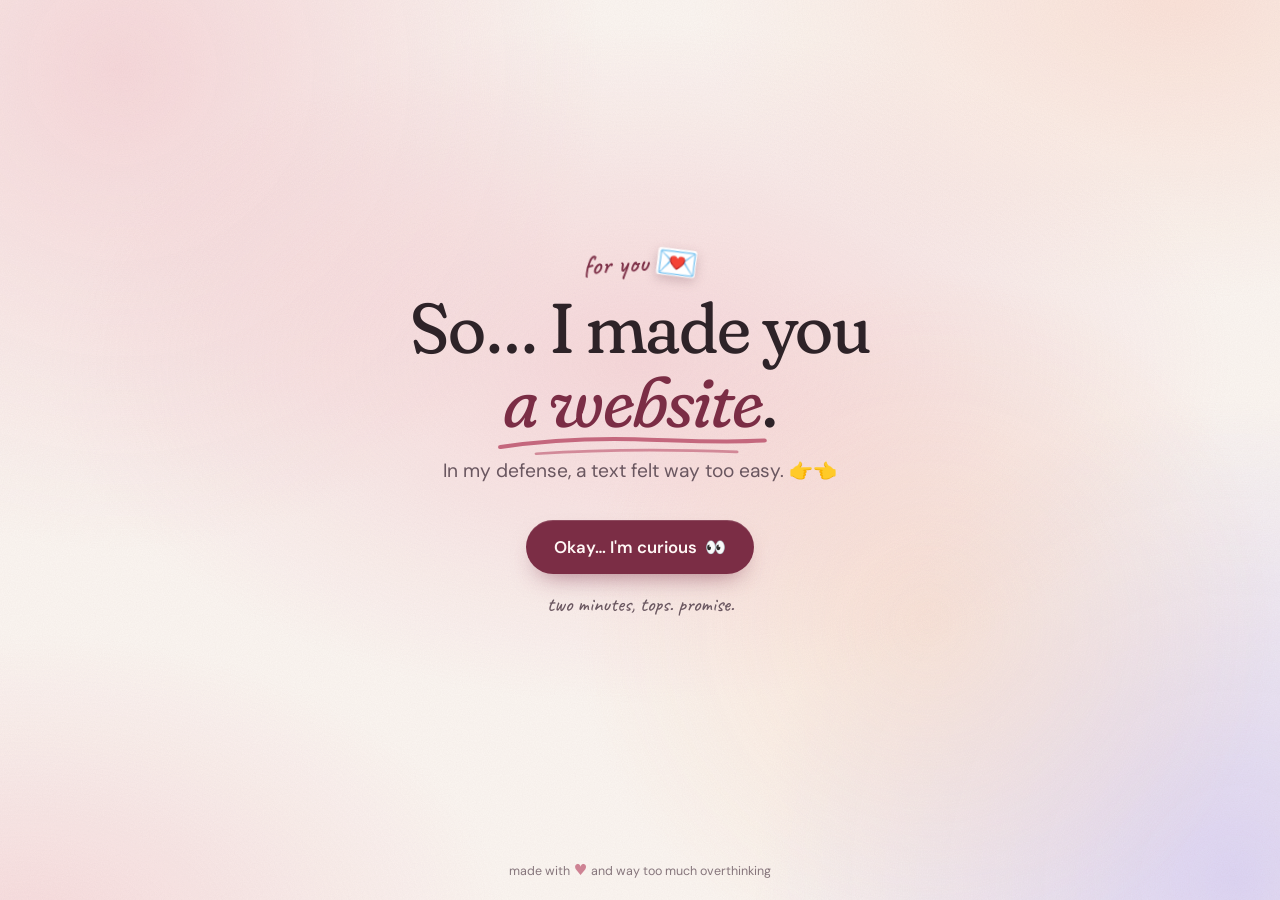
<file: index.html>
<!doctype html>
<html lang="en" class="no-js">
<head>
  <meta charset="utf-8">
  <meta name="viewport" content="width=device-width, initial-scale=1, viewport-fit=cover">
  <title>psst… 💌</title>
  <meta name="description" content="I made you a tiny website. It takes about a minute. Promise.">
  <meta name="robots" content="noindex, nofollow">
  <meta name="theme-color" content="#fbf6f1">
  <meta name="color-scheme" content="light">

  <!-- what shows up when the link gets pasted into a chat -->
  <meta property="og:type" content="website">
  <meta property="og:title" content="I made you something 💌">
  <meta property="og:description" content="It's small. Slightly embarrassing. Please open it 👉👈">
  <meta name="twitter:card" content="summary_large_image">
  <!-- once it's deployed, point this at your real URL for a pretty link preview:
  <meta property="og:image" content="https://YOUR-SITE.vercel.app/og-image.jpg"> -->

  <link rel="icon" href="favicon.svg" type="image/svg+xml">
  <link rel="preconnect" href="https://fonts.googleapis.com">
  <link rel="preconnect" href="https://fonts.gstatic.com" crossorigin>
  <link rel="stylesheet" href="https://fonts.googleapis.com/css2?family=Fraunces:ital,opsz,wght,SOFT@0,9..144,300..600,0..100;1,9..144,300..600,0..100&display=swap">
  <link rel="stylesheet" href="https://fonts.googleapis.com/css2?family=Caveat:wght@500;600&family=DM+Sans:opsz,wght@9..40,400..600&display=swap">
  <link rel="stylesheet" href="style.css">
  <script>document.documentElement.classList.replace('no-js', 'js');</script>
  <script src="script.js" defer></script>
</head>
<body data-scene="hook">
  <!--
    hi. if you're reading the source code, you're either a developer
    or extremely thorough. either way:

      status: nervous
      confidence: 12%
      feelings: definitely not zero
  -->

  <div class="backdrop" aria-hidden="true">
    <div class="blob blob--a"></div>
    <div class="blob blob--b"></div>
    <div class="blob blob--c"></div>
    <div class="glow glow--warm"></div>
    <div class="glow glow--golden"></div>
    <div class="glow glow--calm"></div>
    <div class="floaters">
      <i style="--x: 8%;  --s: 12px; --d: 26s; --delay: -4s;  --o: .45"></i>
      <i style="--x: 22%; --s: 8px;  --d: 31s; --delay: -19s; --o: .35"></i>
      <i style="--x: 41%; --s: 14px; --d: 34s; --delay: -11s; --o: .3"></i>
      <i style="--x: 63%; --s: 9px;  --d: 28s; --delay: -24s; --o: .4"></i>
      <i style="--x: 78%; --s: 16px; --d: 37s; --delay: -7s;  --o: .3"></i>
      <i style="--x: 91%; --s: 10px; --d: 29s; --delay: -16s; --o: .4"></i>
    </div>
    <div class="grain"></div>
  </div>

  <div class="loader" aria-hidden="true"></div>

  <main class="stage" id="stage">

    <!-- 1 · the hook -->
    <section class="scene scene--hook" data-scene="hook" tabindex="-1" data-title="psst… 💌" aria-labelledby="t-hook">
      <p class="eyebrow hand reveal">for <span data-fill="to">you</span> <span class="sticker sticker--inline" aria-hidden="true">💌</span></p>
      <h1 class="display reveal" id="t-hook">
        <span class="display__line">So… I made you</span>
        <span class="display__line"><em class="scribble">a website<svg viewBox="0 0 200 24" preserveAspectRatio="none" aria-hidden="true"><path pathLength="1" d="M4 13.5c30-5.5 64-8 98-7 31 .9 60 3.4 94 1.2"/><path pathLength="1" d="M30 19.5c42-3.4 92-4.2 146-1.6"/></svg><span class="sparkle sparkle--1" aria-hidden="true"></span><span class="sparkle sparkle--2" aria-hidden="true"></span></em>.</span>
      </h1>
      <p class="lede reveal">In my defense, a text felt way too&nbsp;easy.&nbsp;👉&#8288;👈</p>
      <div class="actions reveal js-only">
        <button class="btn btn--primary" type="button" data-go="setup">Okay… I'm curious <span class="emoji">👀</span></button>
      </div>
      <p class="aside hand reveal js-only">two minutes, tops. promise.</p>
    </section>

    <!-- 2 · the setup (+ the hold) -->
    <section class="scene scene--setup" data-scene="setup" tabindex="-1" data-title="okay so… 👉👈" aria-labelledby="t-setup">
      <p class="eyebrow hand reveal">okay. here's the thing.</p>
      <h2 class="title reveal" id="t-setup">There's something I've been wanting to tell you.</h2>
      <p class="lede reveal">Every time I tried, I panicked and talked about the weather instead. <span class="nowrap">☁️</span></p>
      <p class="lede lede--small reveal js-only">So, tiny favour:</p>

      <div class="hold reveal js-only" id="hold">
        <button class="hold__btn" id="holdBtn" type="button" aria-describedby="holdHint">
          <svg class="hold__ring" viewBox="0 0 120 120" aria-hidden="true">
            <circle class="hold__track" cx="60" cy="60" r="56" />
            <circle class="hold__fill" cx="60" cy="60" r="56" pathLength="100" />
          </svg>
          <svg class="hold__heart" viewBox="0 0 24 24" aria-hidden="true"><path d="M12 20.5c-.3 0-.6-.1-.8-.3C7.6 17.3 3 13.6 3 9.1 3 6.3 5.1 4 7.8 4c1.7 0 3.2.9 4.2 2.3C13 4.9 14.5 4 16.2 4 18.9 4 21 6.3 21 9.1c0 4.5-4.6 8.2-8.2 11.1-.2.2-.5.3-.8.3z"/></svg>
          <span class="sr-only">Hold to give me courage</span>
        </button>
        <p class="hold__hint" id="holdHint">hold the heart so I don't chicken&nbsp;out&nbsp;👉&#8288;👈</p>
        <p class="hold__meter mono" aria-hidden="true">confidence: <span id="meter">12</span>%</p>
      </div>

      <p class="nojs-note">(this part was supposed to be interactive, but JavaScript is off in your browser. so I'll just say it.)</p>
    </section>

    <!-- 3 · the confession -->
    <section class="scene scene--confess" data-scene="confess" tabindex="-1" data-title="I like you ❤️" aria-labelledby="t-confess">
      <p class="eyebrow hand reveal">okay. deep breath.</p>
      <h2 class="confess reveal" id="t-confess">I like you<span class="confess__dot">.</span></h2>
      <div class="letter reveal" data-with-next>
        <p class="reveal">I like talking to you. It never feels like effort, it just feels&nbsp;easy.</p>
        <p class="reveal">I keep saving random little things to tell you&nbsp;later.</p>
        <p class="reveal" data-fill="extraLine" hidden></p>
        <p class="reveal">And somewhere along the way, I started liking you a bit more than I&nbsp;planned&nbsp;to.&nbsp;❤️</p>
        <p class="letter__aside hand reveal">(okay. said it. heart rate: concerning&nbsp;😭)</p>
      </div>
      <div class="actions reveal js-only">
        <button class="btn btn--primary" type="button" data-go="thoughts">Wait… since when? <span class="emoji">👀</span></button>
      </div>
    </section>

    <!-- 4 · the thoughts (a little deck she flips through) -->
    <section class="scene scene--thoughts" data-scene="thoughts" tabindex="-1" data-title="thoughts 💭" aria-labelledby="t-thoughts">
      <p class="eyebrow hand reveal">since when? no clue. but here's evidence:</p>
      <h2 class="title reveal" id="t-thoughts">Thoughts I never said out&nbsp;loud&nbsp;💭</h2>
      <ol class="deck reveal" id="deck">
        <li class="thought"><span class="sticker" aria-hidden="true">📱</span><p>When your name pops up on my phone, I act completely normal about&nbsp;it.</p><p class="thought__aside">(I do not.)</p></li>
        <li class="thought"><span class="sticker" aria-hidden="true">🎧</span><p>Every song I like now comes with a little "she'd like this" attached.</p></li>
        <li class="thought"><span class="sticker" aria-hidden="true">😂</span><p>Your laugh is unfair. I'd tell a bad joke on purpose just to hear&nbsp;it.</p></li>
        <li class="thought"><span class="sticker" aria-hidden="true">🌙</span><p>I've replayed some of our conversations at 2am.</p><p class="thought__aside">totally normal behaviour, I'm told.</p></li>
        <li class="thought"><span class="sticker" aria-hidden="true">☁️</span><p>Boring days get noticeably less boring when you're in&nbsp;them.</p></li>
        <li class="thought"><span class="sticker" aria-hidden="true">🎬</span><p>I rehearsed this way too many times. In one version you just laughed and walked&nbsp;off.</p><p class="thought__aside">honestly? fair.</p></li>
        <li class="thought thought--end"><p>okay, that's all of them.</p><p class="thought__aside">(it's not. there are way more.) 🫶</p></li>
      </ol>
      <p class="deck__hint hand reveal js-only" id="deckHint">tap the card (or swipe it)&nbsp;👆</p>
      <div class="actions reveal js-only deck__next" id="deckNext" hidden>
        <button class="btn btn--primary" type="button" data-go="ask">Okay… and? <span class="emoji">👀</span></button>
      </div>
    </section>

    <!-- 5 · the question -->
    <section class="scene scene--ask" data-scene="ask" tabindex="-1" data-title="so…? 👀" aria-labelledby="t-ask">
      <p class="eyebrow hand reveal">so, the actual question:</p>
      <h2 class="title reveal" id="t-ask">Would you want to grab <span data-fill="plan">coffee</span> with me sometime? <span class="nowrap" data-fill="planEmoji">☕</span></h2>
      <p class="lede reveal">Just us. Low-key. If it gets awkward, we blame the&nbsp;<span data-fill="plan">coffee</span>.</p>
      <div class="choices reveal js-only">
        <button class="btn btn--primary" type="button" data-answer="yes">Yes, I'd like that <span class="emoji">❤️</span></button>
        <button class="btn btn--ghost" type="button" data-answer="maybe">Hmm… let me think <span class="emoji">👀</span></button>
        <button class="btn btn--ghost" type="button" data-answer="no">I don't think so</button>
      </div>
      <p class="fine reveal">Whatever you pick is completely okay&nbsp;🫶<br>This site can't see your answer. It stays with you unless you decide to tell&nbsp;me.</p>
    </section>

    <!-- 6a · yes -->
    <section class="scene scene--yes js-only" data-scene="yes" tabindex="-1" data-title="it's a date ☕" aria-labelledby="t-yes">
      <p class="eyebrow hand reveal">wait. really?? 🥹</p>
      <h2 class="title reveal" id="t-yes">Okay. Be cool. Be&nbsp;cool.</h2>
      <p class="lede reveal">(I'm not being cool. You just made my whole&nbsp;week.)</p>

      <div class="ticket-wrap reveal">
        <div class="ticket">
          <div class="ticket__main">
            <p class="ticket__top">admit one · no. 001</p>
            <p class="ticket__title">one <span data-fill="plan">coffee</span> <span class="nowrap">date <span data-fill="planEmoji">☕</span></span></p>
            <dl class="ticket__rows">
              <div><dt>with</dt><dd><span data-fill="from">me</span> (trying to act normal)</dd></div>
              <div><dt>when</dt><dd>you pick</dd></div>
              <div><dt>where</dt><dd>you pick that too</dd></div>
              <div><dt>dress code</dt><dd>whatever's comfy</dd></div>
            </dl>
          </div>
          <p class="ticket__stub">non-refundable (kidding)</p>
        </div>
        <span class="stamp" aria-hidden="true">it's a<br>date</span>
      </div>

      <p class="lede reveal">One problem: this website can't tell me what you clicked. So send me a <span data-fill="planEmoji">☕</span> and I'll take it from&nbsp;there.</p>
      <div class="actions reveal" data-needs="replyLink" hidden>
        <a class="btn btn--primary" id="replyLink" href="#" target="_blank" rel="noopener">Send the <span data-fill="planEmoji">☕</span></a>
      </div>
      <button class="link reveal" type="button" data-restart>watch it again ↺</button>
    </section>

    <!-- 6b · maybe -->
    <section class="scene scene--maybe js-only" data-scene="maybe" tabindex="-1" data-title="no rush 🫶" aria-labelledby="t-maybe">
      <p class="eyebrow hand reveal">no rush 😌</p>
      <h2 class="title reveal" id="t-maybe">Totally fair. Take your&nbsp;time.</h2>
      <p class="lede reveal">There's no timer on this. Think about it, or don't. Both are fine.</p>
      <p class="lede reveal">Whenever you know, you know where to find me. And if it turns into "let's just be friends," that's a real answer too.&nbsp;🫶</p>
      <p class="fine reveal">(again, this site doesn't tell me what you picked. zero pressure from this end.)</p>
      <button class="link reveal" type="button" data-restart>watch it again ↺</button>
    </section>

    <!-- 6c · no -->
    <section class="scene scene--no js-only" data-scene="no" tabindex="-1" data-title="thank you 🫶" aria-labelledby="t-no">
      <p class="eyebrow hand reveal">okay okay 😌</p>
      <h2 class="title reveal" id="t-no">Fair enough. Thank you for being&nbsp;honest.</h2>
      <p class="lede reveal">Seriously, that takes more guts than making a website.</p>
      <p class="lede reveal">Nothing changes, and it won't be weird. I promise. I just didn't want to spend forever wondering "what&nbsp;if."</p>
      <p class="fine reveal">You don't owe me a reply, by the way. This site doesn't tell me what you picked, so this stays between you and your&nbsp;screen.</p>
      <p class="signoff hand reveal">still really glad you made it this far 🫶</p>
      <button class="link reveal" type="button" data-restart>watch it again ↺</button>
    </section>

    <noscript>
      <p class="nojs-end">If it's a yes, send me a ☕<br>If it's a no, that's genuinely okay. No reply needed 🫶</p>
    </noscript>
  </main>

  <footer class="footer">
    <p>made with <button class="egg" id="egg" type="button" aria-expanded="false" aria-controls="eggNote" aria-label="psst, a secret">♥</button> and way too much overthinking</p>
    <pre class="egg-note" id="eggNote" hidden></pre>
  </footer>

  <div class="fx" id="fx" aria-hidden="true"></div>
</body>
</html>
</file>
<file: style.css>
/* ==========================================================
   a tiny confession — style.css
   cream paper, a little blush, nothing too loud.
   ========================================================== */

:root {
  --cream: #fbf6f1;
  --paper: #fffdfa;
  --blush: #f6d8da;
  --rose: #e5a3ae;
  --rose-deep: #c4677d;
  --wine: #7b2d45;
  --wine-hover: #8c3651;
  --wine-deep: #4f1a2c;
  --lavender: #ddd5f3;
  --peach: #fbdcc6;
  --ink: #2e2328;
  --ink-soft: #6a5760;
  --line: rgba(123, 45, 69, 0.16);

  --serif: "Fraunces", "Iowan Old Style", "Palatino Linotype", Palatino, Georgia, serif;
  --sans: "DM Sans", system-ui, -apple-system, "Segoe UI", Roboto, sans-serif;
  --hand: "Caveat", "Bradley Hand", "Segoe Print", cursive;
  --mono: ui-monospace, "SF Mono", Menlo, Consolas, monospace;

  --ease-out: cubic-bezier(0.22, 1, 0.36, 1);
  --ease-spring: cubic-bezier(0.34, 1.56, 0.64, 1);

  --heart: url("data:image/svg+xml,%3Csvg xmlns='http://www.w3.org/2000/svg' viewBox='0 0 24 24'%3E%3Cpath d='M12 20.5c-.3 0-.6-.1-.8-.3C7.6 17.3 3 13.6 3 9.1 3 6.3 5.1 4 7.8 4c1.7 0 3.2.9 4.2 2.3C13 4.9 14.5 4 16.2 4 18.9 4 21 6.3 21 9.1c0 4.5-4.6 8.2-8.2 11.1-.2.2-.5.3-.8.3z'/%3E%3C/svg%3E");
  --star: url("data:image/svg+xml,%3Csvg xmlns='http://www.w3.org/2000/svg' viewBox='0 0 24 24'%3E%3Cpath d='M12 0c.9 6.6 4.6 10.9 12 12-7.4 1.1-11.1 5.4-12 12-.9-6.6-4.6-10.9-12-12C7.4 10.9 11.1 6.6 12 0z'/%3E%3C/svg%3E");
}

*,
*::before,
*::after {
  box-sizing: border-box;
}

html {
  -webkit-text-size-adjust: 100%;
  text-size-adjust: 100%;
  background: var(--cream);
}

body {
  margin: 0;
  min-height: 100vh;
  min-height: 100svh;
  display: flex;
  flex-direction: column;
  background: var(--cream);
  color: var(--ink);
  font-family: var(--sans);
  font-size: 1.0625rem;
  line-height: 1.6;
  -webkit-font-smoothing: antialiased;
  -moz-osx-font-smoothing: grayscale;
  overflow-x: hidden;
  overflow-x: clip;
}

p,
h1,
h2,
dl,
dd {
  margin: 0;
}

button {
  font: inherit;
  color: inherit;
}

::selection {
  background: var(--blush);
  color: var(--wine-deep);
}

:focus-visible {
  outline: 3px solid var(--rose-deep);
  outline-offset: 4px;
  border-radius: 12px;
}

[tabindex="-1"]:focus {
  outline: none;
}

.sr-only {
  position: absolute;
  width: 1px;
  height: 1px;
  margin: -1px;
  padding: 0;
  overflow: hidden;
  clip: rect(0 0 0 0);
  white-space: nowrap;
  border: 0;
}

.nowrap {
  white-space: nowrap;
}

.hand {
  font-family: var(--hand);
  font-weight: 500;
}

.mono {
  font-family: var(--mono);
}

/* ---------- backdrop ---------- */

.backdrop {
  position: fixed;
  inset: 0;
  z-index: 0;
  overflow: hidden;
  pointer-events: none;
}

.blob {
  position: absolute;
  width: 75vmax;
  height: 75vmax;
  border-radius: 50%;
  will-change: transform;
}

.blob--a {
  top: -32vmax;
  left: -28vmax;
  background: radial-gradient(closest-side, var(--blush), rgba(246, 216, 218, 0));
  animation: drift-a 40s ease-in-out infinite alternate;
}

.blob--b {
  right: -34vmax;
  bottom: -36vmax;
  background: radial-gradient(closest-side, var(--lavender), rgba(221, 213, 243, 0));
  animation: drift-b 48s ease-in-out infinite alternate;
}

.blob--c {
  top: 30%;
  left: 45%;
  width: 55vmax;
  height: 55vmax;
  opacity: 0.55;
  background: radial-gradient(closest-side, var(--peach), rgba(251, 220, 198, 0));
  animation: drift-c 56s ease-in-out infinite alternate;
}

@keyframes drift-a {
  to { transform: translate3d(9vmax, 7vmax, 0) scale(1.08); }
}

@keyframes drift-b {
  to { transform: translate3d(-8vmax, -10vmax, 0) scale(1.12); }
}

@keyframes drift-c {
  to { transform: translate3d(-14vmax, 6vmax, 0) scale(0.9); }
}

/* the page "blushes" as the story moves along */
.glow {
  position: absolute;
  inset: -10%;
  opacity: 0;
  transition: opacity 1.6s ease;
}

.glow--warm {
  opacity: var(--blush, 0);
  transition-duration: 0.5s;
  background:
    radial-gradient(55% 45% at 50% 42%, rgba(236, 150, 168, 0.32), rgba(236, 150, 168, 0) 70%),
    radial-gradient(45% 40% at 85% 8%, rgba(250, 196, 178, 0.4), rgba(250, 196, 178, 0) 70%),
    radial-gradient(45% 40% at 10% 95%, rgba(236, 150, 168, 0.28), rgba(236, 150, 168, 0) 70%);
}

.glow--golden {
  background:
    radial-gradient(65% 50% at 50% 35%, rgba(255, 206, 158, 0.5), rgba(255, 206, 158, 0) 70%),
    radial-gradient(50% 40% at 15% 92%, rgba(236, 150, 168, 0.35), rgba(236, 150, 168, 0) 70%),
    radial-gradient(40% 35% at 90% 85%, rgba(255, 190, 170, 0.35), rgba(255, 190, 170, 0) 70%);
}

.glow--calm {
  background:
    radial-gradient(70% 55% at 50% 40%, rgba(208, 202, 242, 0.55), rgba(208, 202, 242, 0) 70%),
    radial-gradient(40% 35% at 85% 10%, rgba(220, 230, 245, 0.6), rgba(220, 230, 245, 0) 70%);
}

body[data-scene="confess"] .glow--warm,
body[data-scene="ask"] .glow--warm {
  opacity: 1;
  transition-duration: 1.6s;
}

body[data-scene="yes"] .glow--golden,
body[data-scene="no"] .glow--calm {
  opacity: 1;
}

body[data-scene="maybe"] .glow--calm {
  opacity: 0.6;
}

/* tiny hearts drifting up, very slowly */
.floaters i {
  position: absolute;
  bottom: -30px;
  left: var(--x);
  width: var(--s);
  height: var(--s);
  opacity: var(--o);
  background: var(--rose);
  -webkit-mask: var(--heart) center / contain no-repeat;
  mask: var(--heart) center / contain no-repeat;
  animation: float-up var(--d) linear var(--delay) infinite;
  will-change: transform;
}

.floaters i:nth-child(3n + 2) {
  background: #c9b9ec;
}

@keyframes float-up {
  0% { transform: translate3d(0, 0, 0) rotate(-10deg); }
  50% { transform: translate3d(22px, -55vh, 0) rotate(10deg); }
  100% { transform: translate3d(-8px, calc(-100vh - 60px), 0) rotate(-6deg); }
}

/* a whisper of paper texture */
.grain {
  position: absolute;
  inset: 0;
  opacity: 0.07;
  background-image: url("data:image/svg+xml,%3Csvg xmlns='http://www.w3.org/2000/svg' width='160' height='160'%3E%3Cfilter id='n'%3E%3CfeTurbulence type='fractalNoise' baseFrequency='.85' numOctaves='2' stitchTiles='stitch'/%3E%3CfeColorMatrix values='0 0 0 0 .3 0 0 0 0 .15 0 0 0 0 .2 0 0 0 .9 0'/%3E%3C/filter%3E%3Crect width='100%25' height='100%25' filter='url(%23n)'/%3E%3C/svg%3E");
}

/* ---------- loading ---------- */

.loader {
  display: none;
}

.js:not(.is-ready) .loader {
  display: block;
  position: fixed;
  top: 50%;
  left: 50%;
  z-index: 2;
  width: 28px;
  height: 28px;
  margin: -14px 0 0 -14px;
  background: var(--rose);
  -webkit-mask: var(--heart) center / contain no-repeat;
  mask: var(--heart) center / contain no-repeat;
  opacity: 0;
  animation: loader-in 0.3s ease 0.35s forwards, beat 1.1s ease-in-out 0.35s infinite;
}

@keyframes loader-in {
  to { opacity: 1; }
}

@keyframes beat {
  0%, 60%, 100% { transform: scale(1); }
  15% { transform: scale(1.18); }
  30% { transform: scale(0.98); }
  45% { transform: scale(1.1); }
}

/* ---------- stage + scenes ---------- */

.stage {
  position: relative;
  z-index: 1;
  flex: 1;
  display: grid;
  place-items: center;
  padding: max(40px, env(safe-area-inset-top)) max(20px, env(safe-area-inset-right)) 24px max(20px, env(safe-area-inset-left));
}

.scene {
  width: 100%;
  max-width: 33rem;
  text-align: center;
  --step: 120ms;
}

.js .scene {
  display: none;
}

.js .scene.is-current {
  display: block;
}

.js .scene.is-leaving {
  animation: leave 0.42s var(--ease-out) forwards;
  pointer-events: none;
}

@keyframes leave {
  to {
    opacity: 0;
    transform: translateY(-14px) scale(0.985);
    filter: blur(6px);
  }
}

.js .is-current .reveal {
  animation: rise 0.9s var(--ease-out) both;
  animation-delay: calc(var(--base, 80ms) + var(--i, 0) * var(--step));
}

@keyframes rise {
  from {
    opacity: 0;
    transform: translateY(18px);
    filter: blur(6px);
    visibility: hidden;
  }
  to {
    opacity: 1;
    transform: none;
    filter: blur(0);
    visibility: visible;
  }
}

/* tap during the confession to skip ahead */
.js .scene.is-fast .reveal {
  animation-delay: 0ms !important;
  animation-duration: 0.35s !important;
}

/* ---------- type ---------- */

.eyebrow {
  display: inline-block;
  margin-bottom: 10px;
  font-size: 1.6rem;
  line-height: 1.2;
  color: var(--wine);
  transform: rotate(-3deg);
}

.js .is-current .eyebrow.reveal {
  animation-name: rise-tilt;
}

@keyframes rise-tilt {
  from {
    opacity: 0;
    transform: translateY(18px) rotate(-3deg);
    filter: blur(6px);
    visibility: hidden;
  }
  to {
    opacity: 1;
    transform: rotate(-3deg);
    filter: blur(0);
    visibility: visible;
  }
}

.display,
.title,
.confess {
  font-family: var(--serif);
  font-variation-settings: "SOFT" 100;
  font-weight: 400;
  color: var(--ink);
  letter-spacing: -0.02em;
  text-wrap: balance;
}

.display {
  font-size: clamp(2.3rem, 10.6vw, 4.4rem);
  line-height: 1.04;
}

.display__line {
  display: block;
}

.display em,
.title em {
  font-style: italic;
  color: var(--wine);
}

.title {
  font-size: clamp(1.9rem, 7.6vw, 2.9rem);
  line-height: 1.1;
}

.lede {
  max-width: 27rem;
  margin: 18px auto 0;
  font-size: 1.125rem;
  color: var(--ink-soft);
  text-wrap: pretty;
}

.lede--small {
  margin-top: 26px;
  font-size: 1rem;
}

.fine {
  max-width: 24rem;
  margin: 26px auto 0;
  font-size: 0.9rem;
  line-height: 1.55;
  color: var(--ink-soft);
  text-wrap: pretty;
}

.aside,
.signoff {
  margin-top: 14px;
  font-size: 1.3rem;
  color: var(--ink-soft);
}

.signoff {
  margin-top: 24px;
  font-size: 1.45rem;
  color: var(--wine);
}

/* hand-drawn underline under "a website" */
.scribble {
  position: relative;
  white-space: nowrap;
}

.scribble svg {
  position: absolute;
  left: -3%;
  bottom: -0.2em;
  width: 106%;
  height: 0.38em;
  overflow: visible;
  fill: none;
  stroke: var(--rose-deep);
  stroke-width: 3.6;
  stroke-linecap: round;
}

.scribble path {
  stroke-dasharray: 1;
  stroke-dashoffset: 0;
}

.scribble path + path {
  stroke-width: 2.4;
  opacity: 0.7;
}

.js .is-current .scribble path {
  animation: draw 0.8s var(--ease-out) 1.05s both;
}

.js .is-current .scribble path + path {
  animation-delay: 1.35s;
}

@keyframes draw {
  from { stroke-dashoffset: 1; }
  to { stroke-dashoffset: 0; }
}

.sparkle {
  position: absolute;
  width: 0.32em;
  height: 0.32em;
  background: var(--rose);
  -webkit-mask: var(--star) center / contain no-repeat;
  mask: var(--star) center / contain no-repeat;
  opacity: 0;
}

.sparkle--1 {
  top: -0.12em;
  right: -0.32em;
}

.sparkle--2 {
  top: 0.22em;
  right: -0.62em;
  width: 0.2em;
  height: 0.2em;
  background: #b9a6e6;
}

.js .is-current .sparkle {
  animation: twinkle 3.2s ease-in-out 1.6s infinite;
}

.js .is-current .sparkle--2 {
  animation-delay: 2.3s;
}

@keyframes twinkle {
  0%, 100% { opacity: 0; transform: scale(0.4) rotate(0deg); }
  20%, 45% { opacity: 1; transform: scale(1) rotate(25deg); }
  65% { opacity: 0; transform: scale(0.5) rotate(45deg); }
}

/* ---------- buttons ---------- */

.actions {
  margin-top: 34px;
}

.btn {
  -webkit-appearance: none;
  appearance: none;
  display: inline-flex;
  align-items: center;
  justify-content: center;
  gap: 0.45em;
  min-height: 54px;
  padding: 14px 28px;
  border: 0;
  border-radius: 999px;
  font-family: var(--sans);
  font-size: 1.05rem;
  font-weight: 600;
  line-height: 1.2;
  text-decoration: none;
  cursor: pointer;
  -webkit-tap-highlight-color: transparent;
  touch-action: manipulation;
  transition:
    transform 0.3s var(--ease-spring),
    box-shadow 0.3s ease,
    background-color 0.25s ease,
    color 0.25s ease;
}

.btn .emoji {
  display: inline-block;
  transition: transform 0.35s var(--ease-spring);
}

.btn--primary {
  background: var(--wine);
  color: #fff7f5;
  box-shadow:
    0 12px 26px -12px rgba(123, 45, 69, 0.65),
    inset 0 1px 0 rgba(255, 255, 255, 0.14);
}

.btn--ghost {
  background: rgba(255, 253, 250, 0.72);
  color: var(--wine);
  box-shadow: inset 0 0 0 1.5px var(--line), 0 6px 18px -14px rgba(79, 26, 44, 0.4);
}

@media (hover: hover) {
  .btn--primary:hover {
    background: var(--wine-hover);
    transform: translateY(-2px);
    box-shadow:
      0 16px 30px -12px rgba(123, 45, 69, 0.7),
      inset 0 1px 0 rgba(255, 255, 255, 0.14);
  }

  .btn--ghost:hover {
    background: var(--paper);
    transform: translateY(-2px);
    box-shadow: inset 0 0 0 1.5px rgba(123, 45, 69, 0.3), 0 10px 22px -14px rgba(79, 26, 44, 0.45);
  }

  .btn:hover .emoji {
    transform: rotate(-12deg) scale(1.18);
  }
}

.btn:active {
  transform: translateY(0) scale(0.97);
  transition-duration: 0.08s;
}

.choices {
  display: flex;
  flex-direction: column;
  align-items: stretch;
  gap: 12px;
  max-width: 320px;
  margin: 34px auto 0;
}

.link {
  -webkit-appearance: none;
  appearance: none;
  margin-top: 30px;
  padding: 10px 14px;
  border: 0;
  background: none;
  color: var(--ink-soft);
  font-size: 0.92rem;
  text-decoration: underline;
  text-decoration-color: var(--line);
  text-underline-offset: 4px;
  cursor: pointer;
  transition: color 0.2s ease;
}

.link:hover {
  color: var(--wine);
}

/* ---------- the hold-to-confess heart ---------- */

.hold {
  --p: 0.12;
  margin-top: 18px;
}

.hold__btn {
  -webkit-appearance: none;
  appearance: none;
  position: relative;
  display: grid;
  place-items: center;
  width: 136px;
  height: 136px;
  margin: 0 auto;
  padding: 0;
  border: 0;
  border-radius: 50%;
  background: var(--paper);
  box-shadow:
    0 18px 40px -18px rgba(123, 45, 69, 0.55),
    0 0 0 calc(var(--p) * 14px) rgba(236, 150, 168, calc(var(--p) * 0.22));
  cursor: pointer;
  touch-action: none;
  user-select: none;
  -webkit-user-select: none;
  -webkit-touch-callout: none;
  -webkit-tap-highlight-color: transparent;
  transition: transform 0.35s var(--ease-spring);
}

.hold__btn:focus-visible {
  border-radius: 50%;
}

.hold.is-holding .hold__btn {
  transform: scale(0.96);
}

.hold__ring {
  position: absolute;
  inset: 0;
  width: 100%;
  height: 100%;
  transform: rotate(-90deg);
  fill: none;
  stroke-width: 5;
}

.hold__track {
  stroke: var(--blush);
}

.hold__fill {
  stroke: var(--wine);
  stroke-linecap: round;
  stroke-dasharray: 100;
  stroke-dashoffset: calc(100 - var(--p) * 100);
}

.hold__heart {
  width: 50px;
  height: 50px;
  fill: var(--wine);
  transform: scale(calc(0.9 + var(--p) * 0.4));
}

.hold.is-holding .hold__heart {
  animation: quiver 0.18s ease-in-out infinite alternate;
}

@keyframes quiver {
  from { translate: -0.6px 0; }
  to { translate: 0.6px 0; }
}

.hold.is-done .hold__heart {
  animation: pop 0.6s var(--ease-spring);
}

@keyframes pop {
  40% { transform: scale(1.6); }
  100% { transform: scale(1.3); }
}

.hold.is-idle .hold__btn {
  animation: nudge 2.8s ease-in-out 1.8s infinite;
}

@keyframes nudge {
  0%, 70%, 100% { transform: scale(1); }
  78% { transform: scale(1.05); }
  86% { transform: scale(0.99); }
  93% { transform: scale(1.03); }
}

.hold__hint {
  min-height: 1.6em;
  margin-top: 18px;
  font-family: var(--hand);
  font-size: 1.4rem;
  font-weight: 500;
  line-height: 1.2;
  color: var(--wine);
}

.hold__meter {
  margin-top: 6px;
  font-size: 0.75rem;
  letter-spacing: 0.04em;
  color: var(--ink-soft);
  opacity: 0.75;
}

/* ---------- the confession ---------- */

.scene--confess {
  --step: 600ms;
}

.confess {
  margin-top: 2px;
  font-size: clamp(3.4rem, 17vw, 6rem);
  font-style: italic;
  font-weight: 400;
  line-height: 1;
  color: var(--wine);
}

.js .is-current .confess.reveal {
  animation-name: confess-in;
  animation-duration: 1.3s;
}

@keyframes confess-in {
  from {
    opacity: 0;
    transform: scale(0.92);
    filter: blur(12px);
    letter-spacing: 0.04em;
    visibility: hidden;
  }
  to {
    opacity: 1;
    transform: none;
    filter: blur(0);
    letter-spacing: -0.02em;
    visibility: visible;
  }
}

.confess__dot {
  color: var(--rose-deep);
}

.letter {
  position: relative;
  max-width: 26rem;
  margin: 28px auto 0;
  padding: 26px 24px 20px;
  border-radius: 20px;
  background: rgba(255, 253, 250, 0.82);
  box-shadow:
    0 24px 50px -30px rgba(79, 26, 44, 0.45),
    inset 0 0 0 1px rgba(123, 45, 69, 0.07);
  text-align: left;
  font-size: 1.08rem;
  line-height: 1.6;
}

.letter p {
  text-wrap: pretty;
}

.letter p + p {
  margin-top: 12px;
}

.letter__aside {
  font-size: 1.3rem;
  line-height: 1.3;
  color: var(--ink-soft);
}

.letter p.letter__aside {
  margin-top: 16px;
}

/* ---------- stickers (emoji with a white die-cut edge) ---------- */

.sticker {
  display: inline-block;
  font-family: "Apple Color Emoji", "Segoe UI Emoji", "Noto Color Emoji", sans-serif;
  font-style: normal;
  line-height: 1;
  filter:
    drop-shadow(1.6px 0 0 #fff)
    drop-shadow(-1.6px 0 0 #fff)
    drop-shadow(0 1.6px 0 #fff)
    drop-shadow(0 -1.6px 0 #fff)
    drop-shadow(0 4px 6px rgba(79, 26, 44, 0.22));
  user-select: none;
  -webkit-user-select: none;
}

.sticker--inline {
  margin-left: 2px;
  font-size: 1.15em;
  vertical-align: -0.12em;
  transform: rotate(10deg);
}

.js .is-current .sticker--inline {
  animation: slap 0.5s cubic-bezier(0.5, 0, 0.3, 1.5) 0.75s both;
}

@keyframes slap {
  from {
    opacity: 0;
    transform: rotate(-20deg) scale(2.2);
  }
  to {
    opacity: 1;
    transform: rotate(10deg) scale(1);
  }
}

/* ---------- the thoughts deck ---------- */

.deck {
  max-width: 310px;
  margin: 30px auto 0;
  padding: 0;
  list-style: none;
}

.thought {
  --card: var(--paper);
  --tilt: -1.5deg;
  position: relative;
  padding: 22px 22px 24px;
  border-radius: 20px;
  background: var(--card);
  box-shadow:
    0 18px 36px -24px rgba(79, 26, 44, 0.5),
    inset 0 0 0 1px rgba(123, 45, 69, 0.07);
  text-align: left;
}

.thought:nth-child(4n + 2) { --card: #fbe4e6; --tilt: 2deg; }
.thought:nth-child(4n + 3) { --card: #ece6fa; --tilt: -2.5deg; }
.thought:nth-child(4n + 4) { --card: #fdeadb; --tilt: 1.5deg; }

.thought + .thought {
  margin-top: 26px;
}

.thought__label {
  display: block;
  margin-bottom: 12px;
  font-size: 0.68rem;
  font-weight: 600;
  letter-spacing: 0.14em;
  text-transform: uppercase;
  color: var(--rose-deep);
}

.thought p {
  font-family: var(--serif);
  font-variation-settings: "SOFT" 100;
  font-size: clamp(1.22rem, 5.4vw, 1.42rem);
  line-height: 1.28;
  letter-spacing: -0.01em;
  color: var(--ink);
  text-wrap: pretty;
}

.thought p.thought__aside {
  margin-top: 10px;
  font-family: var(--hand);
  font-size: 1.3rem;
  line-height: 1.2;
  letter-spacing: 0;
  color: var(--ink-soft);
}

.thought .sticker {
  position: absolute;
  top: -16px;
  right: -8px;
  font-size: 2.3rem;
  transform: rotate(12deg);
}

.thought:nth-child(even) .sticker {
  transform: rotate(-10deg);
}

.thought--end {
  display: grid;
  place-content: center;
  text-align: center;
}

.thought--end p {
  font-style: italic;
  color: var(--wine);
}

/* with JS: a stack you flip through */

.js .deck {
  display: grid;
  margin-top: 34px;
  padding-bottom: 24px;
}

.js .thought {
  grid-area: 1 / 1;
  margin: 0;
  min-height: 210px;
  transform-origin: 50% 100%;
  transform:
    translateY(calc(var(--k, 0) * 10px))
    scale(calc(1 - var(--k, 0) * 0.045))
    rotate(var(--tilt));
  transition:
    transform 0.55s var(--ease-spring),
    opacity 0.4s ease;
  touch-action: pan-y;
  user-select: none;
  -webkit-user-select: none;
  -webkit-tap-highlight-color: transparent;
}

.js .thought:not(.thought--end) {
  cursor: grab;
}

.js .thought.is-deep {
  opacity: 0;
}

.js .thought:not(.is-top) {
  pointer-events: none;
}

.js .thought:not(.is-top) > * {
  opacity: 0;
  transition: opacity 0.2s ease;
}

.js .thought.is-top > * {
  opacity: 1;
  transition: opacity 0.35s ease 0.1s;
}

.js .thought.is-gone > * {
  opacity: 1;
  transition: none;
}

.js .thought.is-dragging {
  cursor: grabbing;
  transition: none;
}

.js .thought.is-gone {
  pointer-events: none;
  animation: fly-off 0.6s cubic-bezier(0.4, 0, 0.6, 1) forwards;
}

@keyframes fly-off {
  to {
    opacity: 0;
    transform: translate(var(--fly-x, 140%), -40px) rotate(var(--fly-r, 24deg));
    visibility: hidden;
  }
}

.js .deck.is-fresh .thought.is-top {
  animation: card-nudge 3.2s ease-in-out 2.2s infinite;
}

@keyframes card-nudge {
  0%, 78%, 100% { translate: 0 0; rotate: 0deg; }
  84% { translate: 10px -2px; rotate: 2.5deg; }
  90% { translate: -4px 0; rotate: -1deg; }
  95% { translate: 2px 0; rotate: 0.5deg; }
}

.deck__hint {
  min-height: 1.4em;
  margin-top: 8px;
  font-size: 1.3rem;
  line-height: 1.2;
  color: var(--wine);
}

.deck__next {
  margin-top: 18px;
}

.deck__hint[hidden],
.deck__next[hidden] {
  display: none;
}

/* ---------- yes: the ticket ---------- */

.ticket-wrap {
  position: relative;
  max-width: min(320px, calc(100% - 24px));
  margin: 30px auto 6px;
}

.ticket {
  --cut: calc(100% - 46px);
  position: relative;
  text-align: left;
  background: var(--paper);
  border-radius: 18px;
  filter: drop-shadow(0 18px 24px rgba(79, 26, 44, 0.16));
  -webkit-mask:
    radial-gradient(circle at 0 var(--cut), transparent 12px, #000 12.5px) left / 51% 100% no-repeat,
    radial-gradient(circle at 100% var(--cut), transparent 12px, #000 12.5px) right / 51% 100% no-repeat;
  mask:
    radial-gradient(circle at 0 var(--cut), transparent 12px, #000 12.5px) left / 51% 100% no-repeat,
    radial-gradient(circle at 100% var(--cut), transparent 12px, #000 12.5px) right / 51% 100% no-repeat;
}

.ticket-wrap.reveal {
  transform: rotate(-1.5deg);
}

.js .is-current .ticket-wrap.reveal {
  animation-name: ticket-in;
  animation-duration: 1.1s;
}

@keyframes ticket-in {
  from {
    opacity: 0;
    transform: translateY(40px) rotate(6deg) scale(0.94);
    visibility: hidden;
  }
  to {
    opacity: 1;
    transform: rotate(-1.5deg);
    visibility: visible;
  }
}

.ticket__main {
  padding: 20px 22px 18px;
}

.ticket__top {
  font-size: 0.7rem;
  font-weight: 600;
  letter-spacing: 0.16em;
  text-transform: uppercase;
  color: var(--rose-deep);
}

.ticket__title {
  margin-top: 8px;
  font-family: var(--serif);
  font-variation-settings: "SOFT" 100;
  font-size: 1.9rem;
  font-style: italic;
  line-height: 1.1;
  color: var(--wine);
}

.ticket__rows {
  margin-top: 14px;
  font-size: 0.95rem;
}

.ticket__rows div {
  display: grid;
  grid-template-columns: 5.4em 1fr;
  gap: 10px;
  padding: 6px 0;
  border-top: 1px solid rgba(123, 45, 69, 0.08);
}

.ticket__rows dt {
  font-size: 0.68rem;
  font-weight: 600;
  letter-spacing: 0.08em;
  line-height: 2.1;
  text-transform: uppercase;
  color: var(--ink-soft);
}

.ticket__rows dd {
  color: var(--ink);
}

.ticket__stub {
  display: grid;
  place-items: center;
  height: 46px;
  padding: 0 22px;
  border-top: 2px dashed rgba(123, 45, 69, 0.18);
  font-family: var(--hand);
  font-size: 1.15rem;
  color: var(--wine);
}

.stamp {
  position: absolute;
  top: -22px;
  right: -14px;
  display: grid;
  place-items: center;
  width: 70px;
  height: 70px;
  border: 2px solid var(--rose-deep);
  border-radius: 50%;
  font-family: var(--hand);
  font-size: 1.15rem;
  font-weight: 600;
  line-height: 0.95;
  text-align: center;
  color: var(--rose-deep);
  background: rgba(255, 253, 250, 0.55);
  box-shadow: inset 0 0 0 3px rgba(255, 253, 250, 0.9), inset 0 0 0 4px rgba(196, 103, 125, 0.5);
  transform: rotate(14deg);
}

.js .is-current .stamp {
  animation: stamp 0.55s cubic-bezier(0.5, 0, 0.3, 1.4) 1.6s both;
}

@keyframes stamp {
  from {
    opacity: 0;
    transform: rotate(24deg) scale(1.8);
  }
  to {
    opacity: 1;
    transform: rotate(14deg) scale(1);
  }
}

/* ---------- footer + easter egg ---------- */

.footer {
  position: relative;
  z-index: 1;
  padding: 10px 20px max(18px, env(safe-area-inset-bottom));
  text-align: center;
  font-size: 0.78rem;
  color: var(--ink-soft);
  opacity: 0.8;
}

.egg {
  -webkit-appearance: none;
  appearance: none;
  display: inline-grid;
  place-items: center;
  width: 1.6em;
  height: 1.6em;
  margin: -0.4em -0.3em;
  padding: 0;
  border: 0;
  border-radius: 50%;
  background: none;
  color: var(--rose-deep);
  font-size: 0.95rem;
  line-height: 1;
  cursor: pointer;
  transition: transform 0.3s var(--ease-spring);
}

.egg:hover,
.egg[aria-expanded="true"] {
  transform: scale(1.3) rotate(-8deg);
}

.egg-note {
  position: absolute;
  bottom: calc(100% + 4px);
  left: 50%;
  width: max-content;
  max-width: calc(100vw - 40px);
  margin: 0;
  padding: 12px 16px;
  border-radius: 12px;
  background: var(--wine-deep);
  color: #fbe9ec;
  font-family: var(--mono);
  font-size: 0.75rem;
  line-height: 1.6;
  text-align: left;
  white-space: pre-wrap;
  box-shadow: 0 18px 40px -16px rgba(79, 26, 44, 0.6);
  transform: translateX(-50%);
  animation: note-in 0.35s var(--ease-spring);
}

.egg-note[hidden] {
  display: none;
}

@keyframes note-in {
  from {
    opacity: 0;
    transform: translate(-50%, 8px) scale(0.96);
  }
}

/* ---------- fx layer (bursts, the heart, the cursor trail) ---------- */

.fx {
  position: fixed;
  inset: 0;
  z-index: 40;
  overflow: hidden;
  pointer-events: none;
}

.fx-heart {
  position: absolute;
  top: 0;
  left: 0;
  width: var(--s, 12px);
  height: var(--s, 12px);
  background: var(--c, var(--rose-deep));
  -webkit-mask: var(--heart) center / contain no-repeat;
  mask: var(--heart) center / contain no-repeat;
  will-change: transform, opacity;
}

.fx-trail {
  position: absolute;
  width: 9px;
  height: 9px;
  margin: -4.5px 0 0 -4.5px;
  background: var(--rose);
  -webkit-mask: var(--heart) center / contain no-repeat;
  mask: var(--heart) center / contain no-repeat;
  animation: trail 0.9s ease-out forwards;
}

@keyframes trail {
  from {
    opacity: 0.7;
    transform: translateY(0) scale(1);
  }
  to {
    opacity: 0;
    transform: translateY(-16px) scale(0.4);
  }
}

/* ---------- no-JS: read it like a letter ---------- */

.nojs-note,
.nojs-end {
  display: none;
}

.no-js .js-only {
  display: none;
}

.no-js .nojs-note,
.no-js .nojs-end {
  display: block;
  margin: 18px auto 0;
  text-align: center;
  max-width: 26rem;
  font-family: var(--hand);
  font-size: 1.3rem;
  line-height: 1.35;
  color: var(--ink-soft);
}

.no-js .stage {
  display: block;
  padding-bottom: 60px;
}

.no-js .scene {
  margin: 0 auto 72px;
}

.no-js .scene--hook {
  padding-top: 18vh;
  min-height: 82vh;
}

.no-js .footer .egg {
  pointer-events: none;
}

/* ---------- bigger screens get a little more room to breathe ---------- */

@media (min-width: 760px) {
  body {
    font-size: 1.125rem;
  }

  .lede {
    font-size: 1.2rem;
  }

  .letter {
    max-width: 28rem;
    padding: 30px 30px 24px;
    font-size: 1.15rem;
  }

  .eyebrow {
    font-size: 1.75rem;
  }
}

/* ---------- small screens ---------- */

@media (max-width: 360px) {
  body {
    font-size: 1rem;
  }

  .stage {
    padding-top: 28px;
  }

  .lede {
    font-size: 1.05rem;
  }

  .letter {
    padding: 22px 20px 18px;
    font-size: 1rem;
  }

  .hold__btn {
    width: 120px;
    height: 120px;
  }
}

@media (max-height: 640px) {
  .stage {
    padding-top: 24px;
  }

  .actions,
  .choices {
    margin-top: 26px;
  }
}

/* ---------- less motion, same story ---------- */

@media (prefers-reduced-motion: reduce) {
  .blob,
  .floaters i,
  .sparkle,
  .hold.is-idle .hold__btn,
  .hold.is-holding .hold__heart {
    animation: none !important;
  }

  .floaters {
    display: none;
  }

  .js .is-current .reveal,
  .js .is-current .eyebrow.reveal,
  .js .is-current .confess.reveal,
  .js .is-current .ticket-wrap.reveal {
    animation-name: fade;
    animation-duration: 0.4s;
  }

  .scene--confess {
    --step: 250ms;
  }

  .js .scene.is-leaving {
    animation: fade-out 0.15s linear forwards;
  }

  .js .is-current .scribble path,
  .js .is-current .stamp,
  .js .is-current .sticker--inline,
  .js .deck.is-fresh .thought.is-top {
    animation: none;
  }

  .js .thought {
    transition: opacity 0.2s linear;
  }

  .js .thought.is-gone {
    animation: fade-out 0.2s linear forwards;
    visibility: hidden;
  }

  .btn,
  .hold__btn {
    transition: none;
  }
}

@keyframes fade {
  from {
    opacity: 0;
    visibility: hidden;
  }
  to {
    opacity: 1;
    visibility: visible;
  }
}

@keyframes fade-out {
  to { opacity: 0; }
}
</file>
